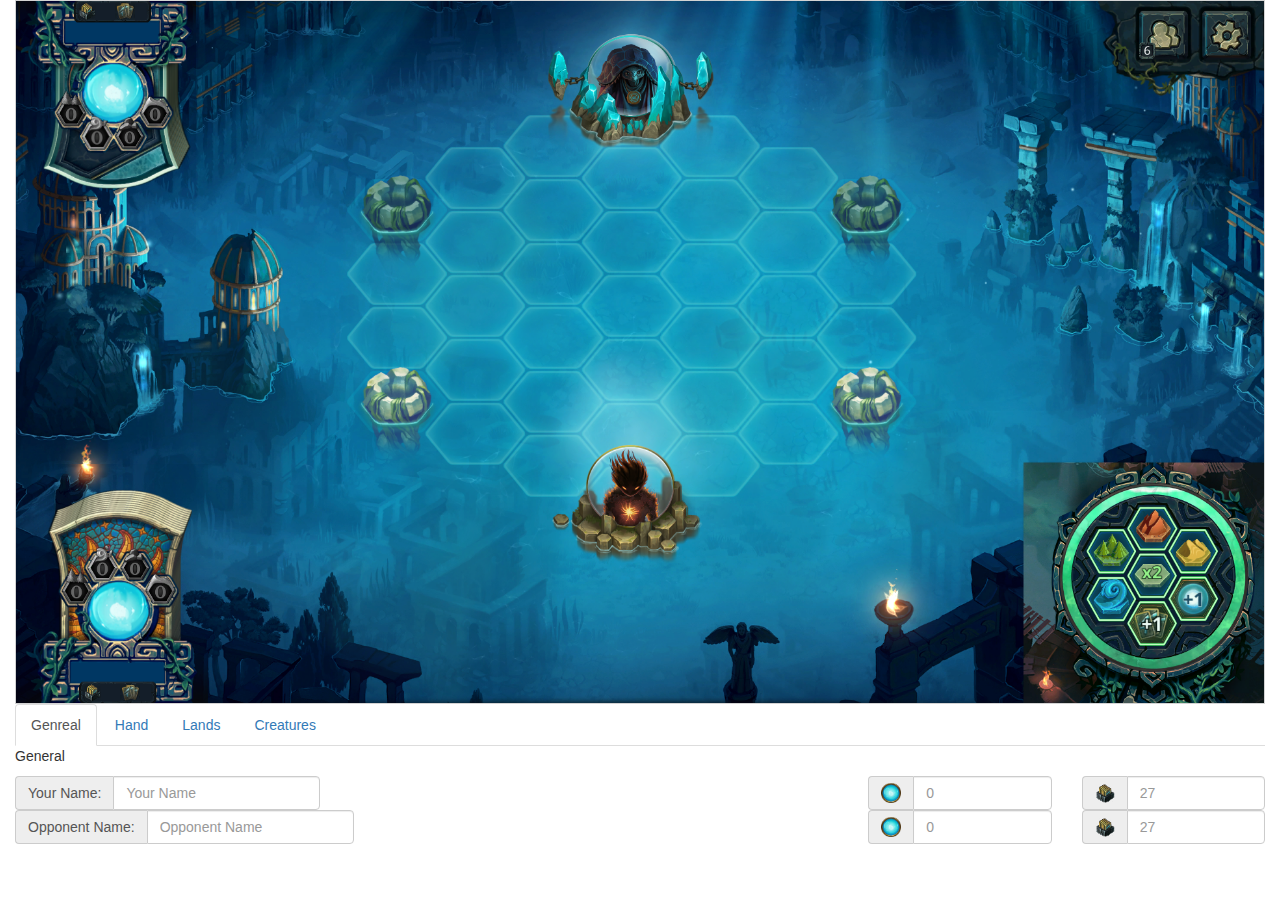
<file: frontend/maker.html>
<!DOCTYPE html>
<html lang="en">
<head>
    <title>Puzzle Editor — Faeria</title>
    <meta charset="utf-8">
    <meta name="viewport" content="width=device-width, initial-scale=1">
    <link rel="stylesheet" href="http://maxcdn.bootstrapcdn.com/bootstrap/3.3.4/css/bootstrap.min.css">
    <script src="https://ajax.googleapis.com/ajax/libs/jquery/1.11.3/jquery.min.js"></script>
    <script src="http://maxcdn.bootstrapcdn.com/bootstrap/3.3.4/js/bootstrap.min.js"></script>
</head>
<body>

<div class="container-fluid">
	<canvas id="myCanvas" class="img-responsive" width="1920" height="1080" style="border:1px solid #d3d3d3;">
		Your browser does not support the HTML5 canvas tag.
	</canvas>
	<ul class="nav nav-tabs" id="myTab">
		<li class="active"><a data-toggle="tab" href="#general">Genreal</a></li>
		<li><a data-toggle="tab" href="#hand">Hand</a></li>
		<li><a data-toggle="tab" href="#lands">Lands</a></li>
		<li><a data-toggle="tab" href="#creatures">Creatures</a></li>
	</ul>
	<div class="tab-content">
		<div id="general" class="tab-pane active">
			<p>General</p>
				<form class="form-inline">
					<div class="row">
						<div class="col-sm-8">
							<div class="input-group">
								<span class="input-group-addon">Your Name:</span>
								<input class="form-control" type="text" id="form_name" placeholder="Your Name">
							</div>
						</div>
						<div class="col-sm-2">
							<div class="input-group">
								<span class="input-group-addon"><img height=20px width=20px src="images/card_faeriacount.png" /></span>
								<input class="form-control" id="form_faeria" placeholder="0">
							</div>
						</div>
						<div class="col-sm-2">
							<div class="input-group">
								<span class="input-group-addon"><img height=20px width=20px src="images/cards_in_deck.png" /></span>
								<input class="form-control" id="form_decksize" placeholder="27">
							</div>
						</div>
					</div>
				</form>
				<form class="form-inline">
					<div class="row">
						<div class="col-sm-8">
							<div class="input-group">
								<span class="input-group-addon">Opponent Name:</span>
								<input class="form-control" type="text" id="form_name2" placeholder="Opponent Name">
							</div>
						</div>
						<div class="col-sm-2">
							<div class="input-group">
								<span class="input-group-addon"><img height=20px width=20px src="images/card_faeriacount.png" /></span>
								<input class="form-control" id="form_faeria2" placeholder="0">
							</div>
						</div>
						<div class="col-sm-2">
							<div class="input-group">
								<span class="input-group-addon"><img height=20px width=20px src="images/cards_in_deck.png" /></span>
								<input class="form-control" id="form_decksize2" placeholder="27">
							</div>
						</div>
					</div>
				</form>
					
		</div>
		<div id="hand" class="tab-pane">
			<p>Hand</p>
			<div class="row">
			  <div class="col-sm-4">.col-sm-4</div>
			  <div class="col-sm-4">.col-sm-4</div>
			  <div class="col-sm-4">.col-sm-4</div>
			</div>
		</div>
		<div id="lands" class="tab-pane">
			<p>Lands</p>
			<form>
				<div class="input-group">
					<span class="input-group-addon">Whatever:</span>
					<input class="form-control" type="text" id="exampletext" placeholder="Example">
				</div>
			</form>
		</div>
		<div id="creatures" class="tab-pane">
			<p>Creatures</p>
		</div>
	</div>
</div>
<script src='canvas_events.js'></script>
</body>
</html>
</file>
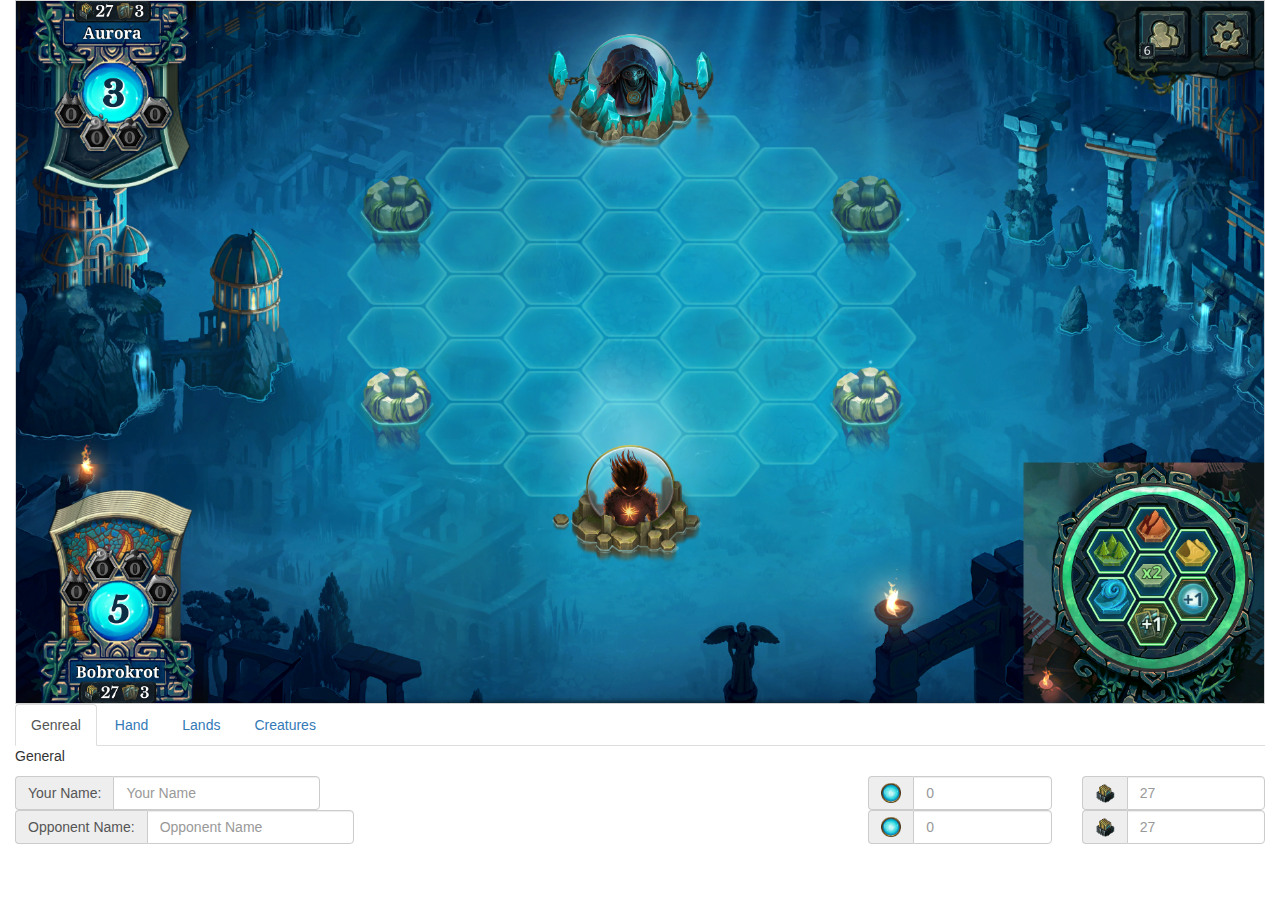
<file: frontend/maker/maker.html>
<!DOCTYPE html>
<html lang="en">
<head>
    <title>Puzzle Editor — Faeria</title>
    <meta charset="utf-8">
    <meta name="viewport" content="width=device-width, initial-scale=1">
    <link rel="stylesheet" href="http://maxcdn.bootstrapcdn.com/bootstrap/3.3.4/css/bootstrap.min.css">
    <script src="https://ajax.googleapis.com/ajax/libs/jquery/1.11.3/jquery.min.js"></script>
    <script src="http://maxcdn.bootstrapcdn.com/bootstrap/3.3.4/js/bootstrap.min.js"></script>
</head>
<body>

<div class="container-fluid">
	<canvas id="myCanvas" class="img-responsive" width="1920" height="1080" style="border:1px solid #d3d3d3;">
		Your browser does not support the HTML5 canvas tag.
	</canvas>
	<ul class="nav nav-tabs">
		<li class="active"><a data-toggle="tab" href="#general">Genreal</a></li>
		<li><a data-toggle="tab" href="#hand">Hand</a></li>
		<li><a data-toggle="tab" href="#lands">Lands</a></li>
		<li><a data-toggle="tab" href="#creatures">Creatures</a></li>
	</ul>
	<div class="tab-content">
		<div id="general" class="tab-pane fade in active">
			<p>General</p>
				<form class="form-inline">
					<div class="row">
						<div class="col-sm-8">
							<div class="input-group">
								<span class="input-group-addon">Your Name:</span>
								<input class="form-control" type="text" id="form_name" placeholder="Your Name">
							</div>
						</div>
						<div class="col-sm-2">
							<div class="input-group">
								<span class="input-group-addon"><img height=20px width=20px src="images/card_faeriacount.png" /></span>
								<input class="form-control" id="form_faeria" placeholder="0">
							</div>
						</div>
						<div class="col-sm-2">
							<div class="input-group">
								<span class="input-group-addon"><img height=20px width=20px src="images/cards_in_deck.png" /></span>
								<input class="form-control" id="form_decksize" placeholder="27">
							</div>
						</div>
					</div>
				</form>
				<form class="form-inline">
					<div class="row">
						<div class="col-sm-8">
							<div class="input-group">
								<span class="input-group-addon">Opponent Name:</span>
								<input class="form-control" type="text" id="form_name2" placeholder="Opponent Name">
							</div>
						</div>
						<div class="col-sm-2">
							<div class="input-group">
								<span class="input-group-addon"><img height=20px width=20px src="images/card_faeriacount.png" /></span>
								<input class="form-control" id="form_faeria2" placeholder="0">
							</div>
						</div>
						<div class="col-sm-2">
							<div class="input-group">
								<span class="input-group-addon"><img height=20px width=20px src="images/cards_in_deck.png" /></span>
								<input class="form-control" id="form_decksize2" placeholder="27">
							</div>
						</div>
					</div>
				</form>
					
		</div>
		<div id="hand" class="tab-pane fade">
			<p>Hand</p>
			<div class="row">
			  <div class="col-sm-4">.col-sm-4</div>
			  <div class="col-sm-4">.col-sm-4</div>
			  <div class="col-sm-4">.col-sm-4</div>
			</div>
		</div>
		<div id="lands" class="tab-pane fade">
			<p>Lands</p>
		</div>
		<div id="creatures" class="tab-pane fade">
			<p>Creatures</p>
		</div>
	</div>
</div>
<script src='canvas_events.js'></script>
</body>
</html>
</file>
